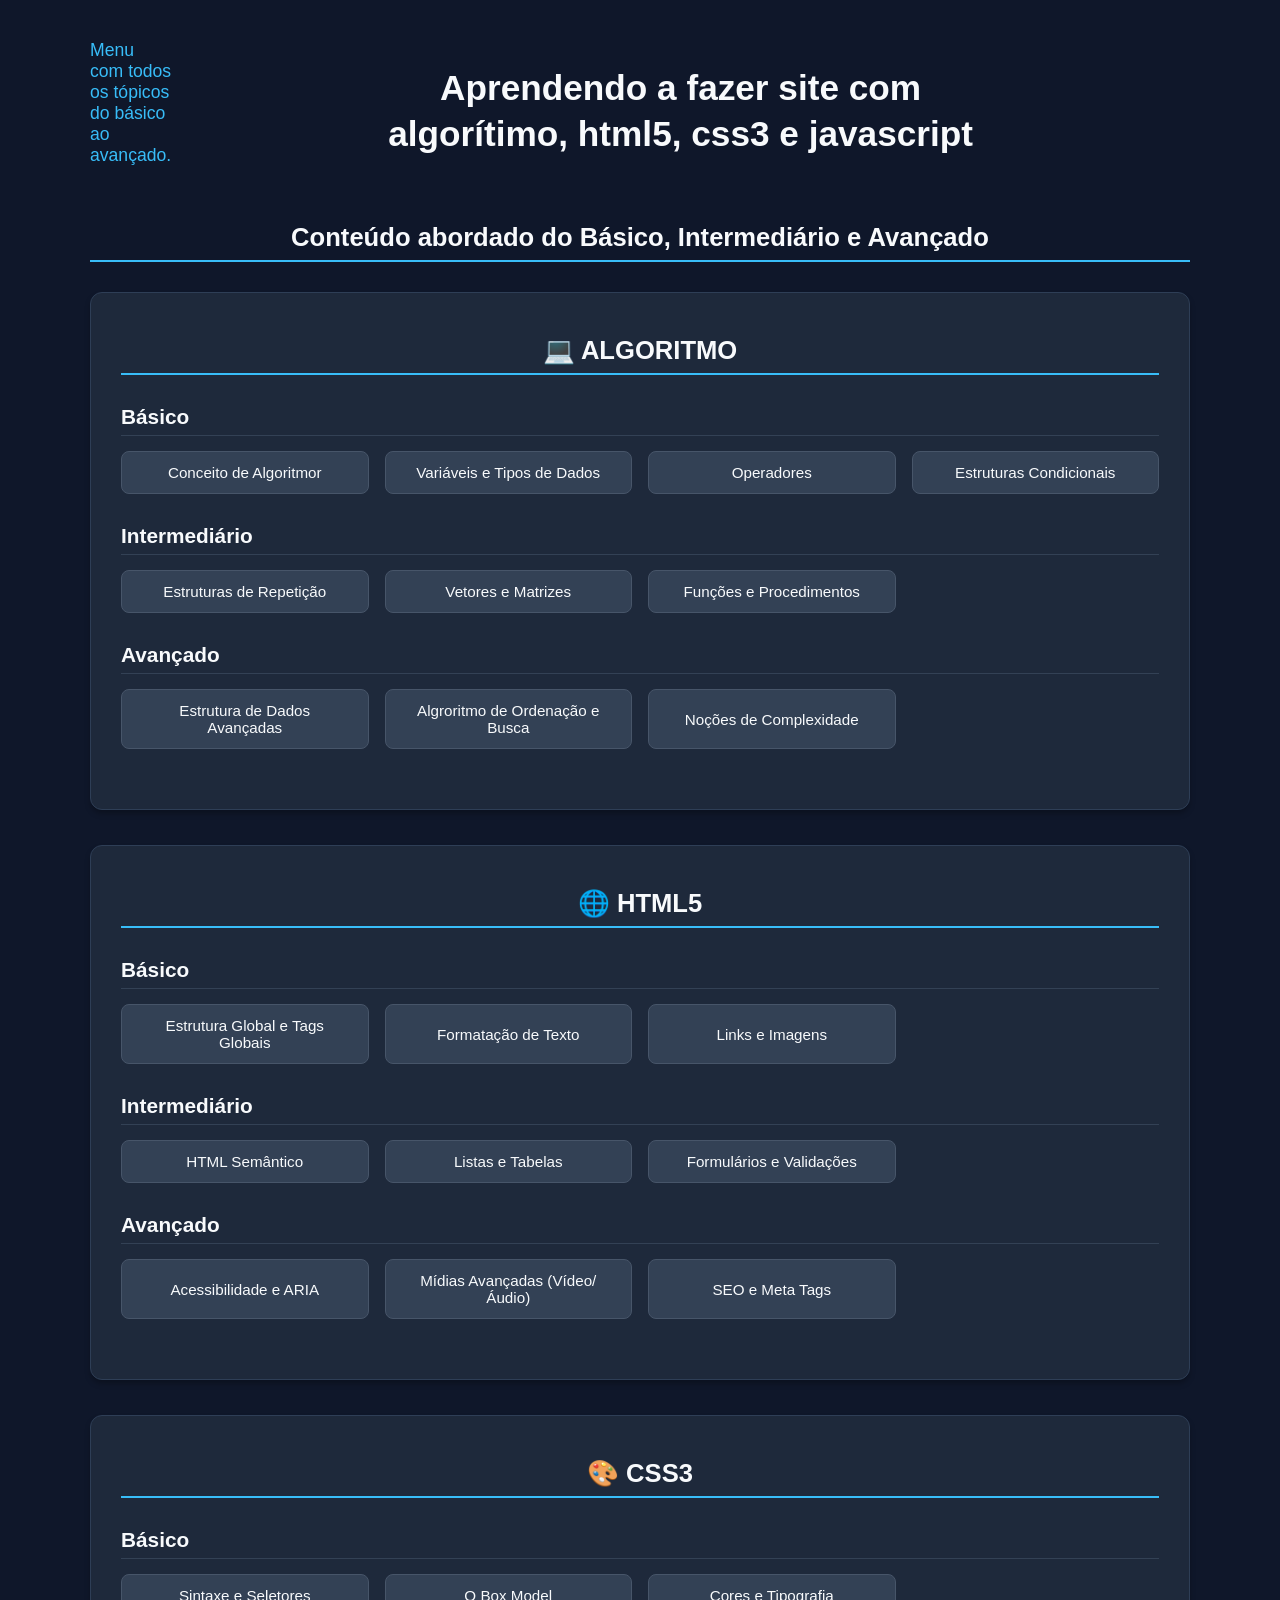
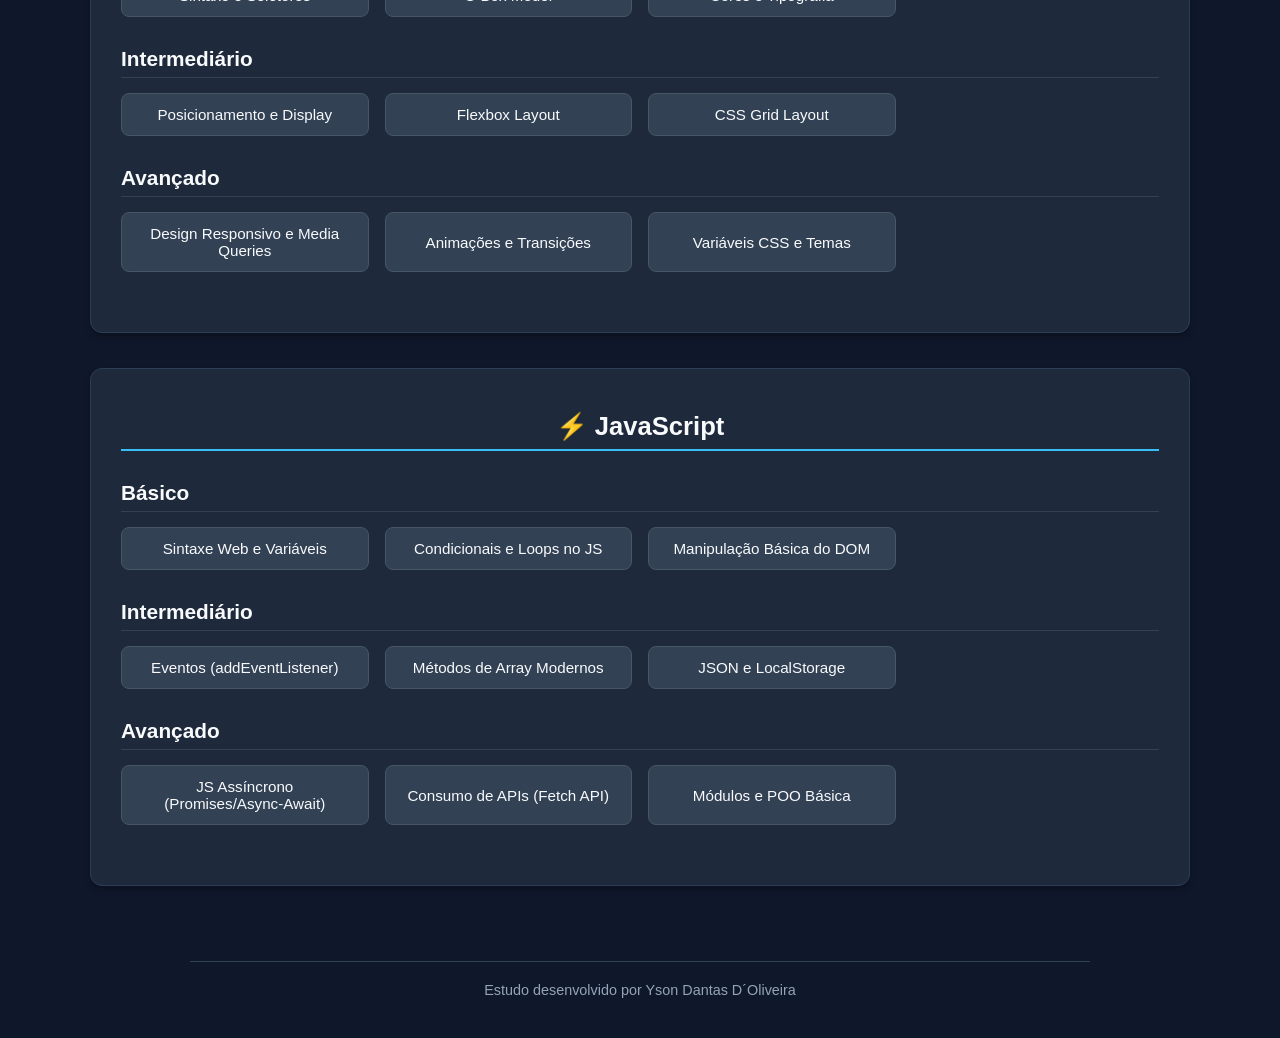
<file: index.html>
<!DOCTYPE html>
<html lang="pt-br">
<head>
    <meta charset="UTF-8">
    <meta name="viewport" content="width=device-width, initial-scale=1.0">
    <title>Menu</title>
    <link rel="stylesheet" href="style.css">
</head>
<!--PARA COLOCAR EMOJI NO CÓDIGO BASTA CLICAR NO BOTÃO DO WINDOWS E NO PONTO EM QUALQUER CAMPO DE TEXTO-->
<body>
    <header>
        
        <h1 class="titulo-principal">Aprendendo a fazer site com algorítimo, html5, css3 e javascript</h1>
        <p>Menu com todos os tópicos do básico ao avançado.</p>
        
    </header>
    <main>
        <article>
            <h2>Conteúdo abordado do Básico, Intermediário e Avançado</h2>
            <!-- ================= SEÇÃO DE ALGORITMO =================-->
            <section>
                <h2>💻 ALGORITMO</h2>    
                <h3>Básico</h3>
                <nav>   
                <a class="btn-menu" href="algoritmo-conceito.html">Conceito de Algoritmor</a>                
                <a class="btn-menu" href="algoritmo-variaveis.html">Variáveis e Tipos de Dados</a>
                <a class="btn-menu" href="algoritmo-operadores.html">Operadores</a>
                <a class="btn-menu" href="algoritmo-condicionais.html">Estruturas Condicionais</a>                    
                </nav>
                <h3>Intermediário</h3>
                <nav>
                <a class="btn-menu" href="algoritmo-repeticao.html">Estruturas de Repetição</a>
                <a class="btn-menu" href="algoritmo-vetor.html">Vetores e Matrizes</a>        
                <a class="btn-menu" href="algoritmo-funcao.html">Funções e Procedimentos</a>
                </nav>                    
                <h3>Avançado</h3>
                <nav> 
                <a class="btn-menu" href="algoritmo-dados-avancado.html">Estrutura de Dados Avançadas</a>
                <a class="btn-menu" href="algoritmo-ordenacao.html">Algroritmo de Ordenação e Busca</a>    
                <a class="btn-menu" href="algoritmo-complexidade.html">Noções de Complexidade</a>    
                </nav>
            </section>
            <!-- ================= SEÇÃO DE HTML5 ================= -->
            <section>
                <h2>🌐 HTML5</h2>
                <h3>Básico</h3>
                <nav>
                    <a class="btn-menu" href="html-estrutura.html">Estrutura Global e Tags Globais</a>
                    <a class="btn-menu" href="html-formatacao.html">Formatação de Texto</a>
                    <a class="btn-menu" href="html-links.html">Links e Imagens</a>
                </nav>
                <h3>Intermediário</h3>
                <nav>                    
                    <a class="btn-menu" href="html-semantica.html">HTML Semântico</a>
                    <a class="btn-menu" href="html-listas.html">Listas e Tabelas</a>
                    <a class="btn-menu" href="html-formularios.html">Formulários e Validações</a>
                </nav>
                <h3>Avançado</h3>
                <nav>
                    <a class="btn-menu" href="html-acessibilidade.html">Acessibilidade e ARIA</a>
                    <a class="btn-menu" href="html-midias.html">Mídias Avançadas (Vídeo/Áudio)</a>
                    <a class="btn-menu" href="html-seo.html">SEO e Meta Tags</a>
                </nav>
            </section>

            <!-- ================= SEÇÃO DE CSS3 ================= -->
            <section>
                <h2>🎨 CSS3</h2>
                <h3>Básico</h3>
                <nav>                    
                    <a class="btn-menu" href="css-sintaxe.html">Sintaxe e Seletores</a>
                    <a class="btn-menu" href="css-boxmodel.html">O Box Model</a>
                    <a class="btn-menu" href="css-tipografia.html">Cores e Tipografia</a>
                </nav>
                <h3>Intermediário</h3>
                <nav>    
                    <a class="btn-menu" href="css-posicionamento.html">Posicionamento e Display</a>
                    <a class="btn-menu" href="css-flexbox.html">Flexbox Layout</a>
                    <a class="btn-menu" href="css-grid.html">CSS Grid Layout</a>
                </nav>
                <h3>Avançado</h3>
                <nav>    
                    <a class="btn-menu" href="css-responsividade.html">Design Responsivo e Media Queries</a>
                    <a class="btn-menu" href="css-animacoes.html">Animações e Transições</a>
                    <a class="btn-menu" href="css-variaveis.html">Variáveis CSS e Temas</a>
                </nav>
            </section>

            <!-- ================= SEÇÃO DE JAVASCRIPT ================= -->
            <section>
                <h2>⚡ JavaScript</h2>
                <h3>Básico</h3>
                <nav>                    
                    <a class="btn-menu" href="js-sintaxe.html">Sintaxe Web e Variáveis</a>
                    <a class="btn-menu" href="js-logica.html">Condicionais e Loops no JS</a>
                    <a class="btn-menu" href="js-dom-basico.html">Manipulação Básica do DOM</a>
                </nav>
                <h3>Intermediário</h3>
                <nav>                    
                    <a class="btn-menu" href="js-eventos.html">Eventos (addEventListener)</a>
                    <a class="btn-menu" href="js-arrays.html">Métodos de Array Modernos</a>
                    <a class="btn-menu" href="js-storage.html">JSON e LocalStorage</a>
                </nav>
                <h3>Avançado</h3>
                <nav>                   
                    <a class="btn-menu" href="js-assincrono.html">JS Assíncrono (Promises/Async-Await)</a>
                    <a class="btn-menu" href="js-fetch.html">Consumo de APIs (Fetch API)</a>
                    <a class="btn-menu" href="js-modulos.html">Módulos e POO Básica</a>
                </nav>
            </section>
        </article>
    </main>
<footer>
    <p>Estudo desenvolvido por Yson Dantas D´Oliveira</p>
</footer>
</body>
</html>
</file>
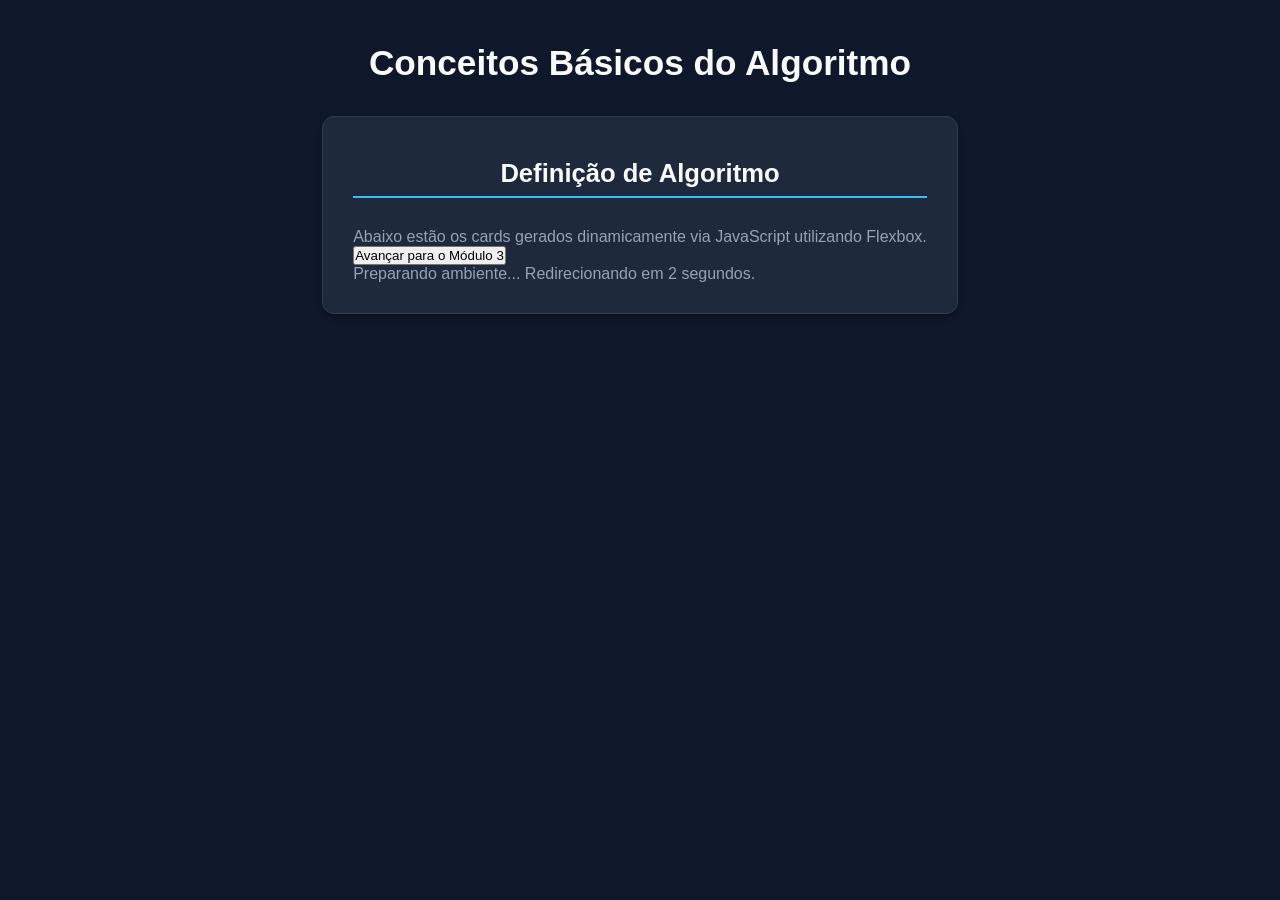
<file: algoritimo-conceito.html>
<!DOCTYPE html>
<html lang="pt-br">
<head>
    <meta charset="UTF-8">
    <meta name="viewport" content="width=device-width, initial-scale=1.0">
    <title>Conceito Algoritimo</title>
    <link rel="stylesheet" href="style.css">    
</head>
<body>
  <header>
    <h1>Conceitos Básicos do Algoritmo</h1>
  </header>
    <section class="algoritmo-definicao">
        <h2>Definição de Algoritmo</h2>
        <p>Abaixo estão os cards gerados dinamicamente via JavaScript utilizando Flexbox.</p>
        
        <div id="lista-cards" class="flex-grid"></div>

        <!-- Seção de navegação adicionada para avançar de nível -->
        <div class="navegacao-container">
            <button id="btn-avancar" class="btn-proximo">Avançar para o Módulo 3</button>
            <p id="texto-aguarde" class="aviso-redirecionamento">Preparando ambiente... Redirecionando em 2 segundos.</p>
        </div>
    </section>    
</body>
</html>
</file>
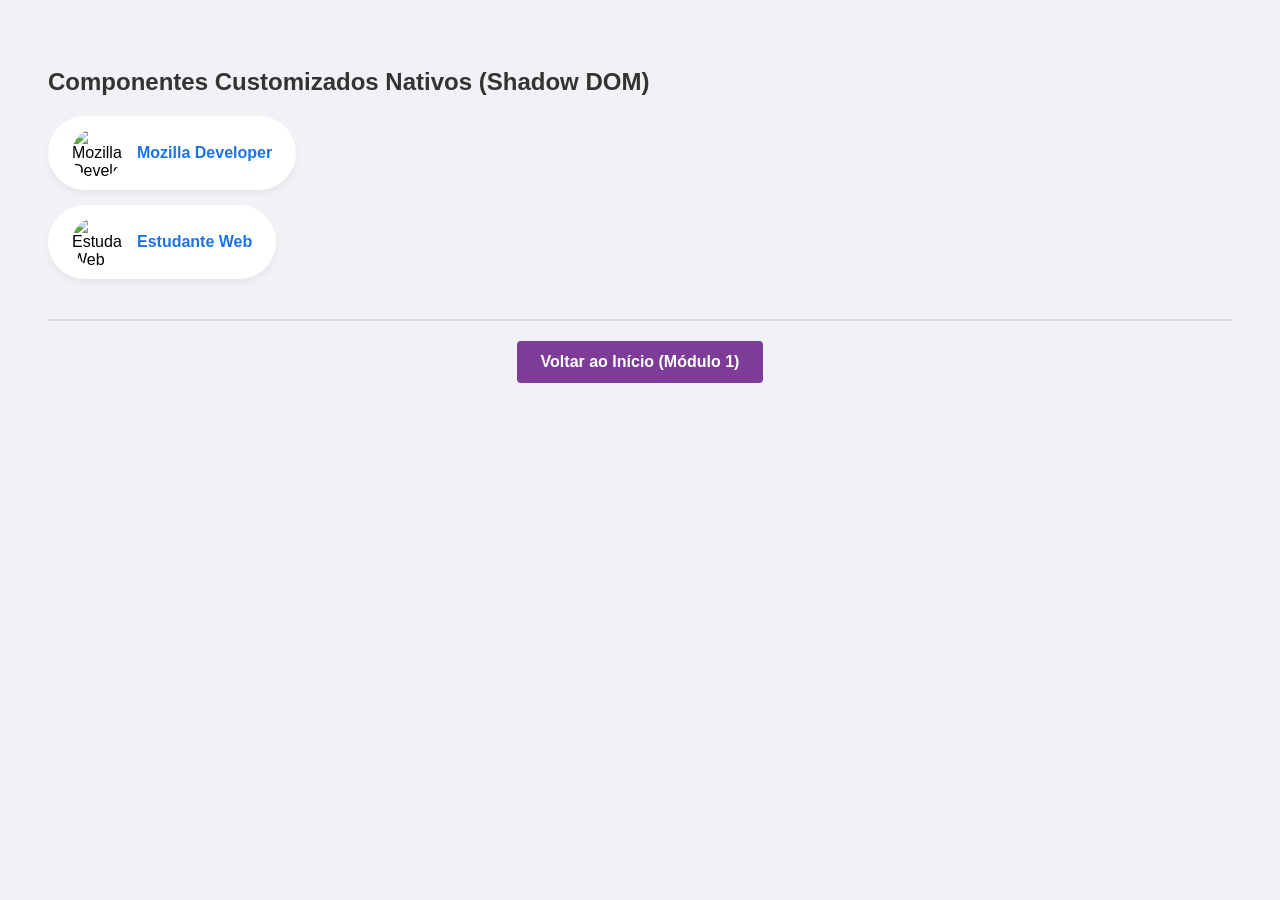
<file: algoritimo-operadores.html>
<!DOCTYPE html>
<html lang="pt-br">
<head>
    <meta charset="UTF-8">
    <meta name="viewport" content="width=device-width, initial-scale=1.0">
    <title>Módulo 4 - Avançado Absoluto</title>
    <style>
        body {
          font-family: sans-serif;
          padding: 40px;
          background: #f0f2f5;
        }
        h2 {
          margin-bottom: 20px;
          color: #333;
        }
        .container {
          display: flex;
          flex-direction: column;
          gap: 15px;
          margin-bottom: 40px;
        }
        /* Área de navegação para reiniciar o ciclo */
        .rodape-navegacao {
          border-top: 2px solid #ddd;
          padding-top: 20px;
          text-align: center;
        }
        .btn-reiniciar {
          padding: 12px 24px;
          background-color: #7d3c98;
          color: white;
          border: none;
          border-radius: 4px;
          font-size: 1rem;
          font-weight: bold;
          cursor: pointer;
          transition: background-color 0.2s;
        }
        .btn-reiniciar:hover {
          background-color: #6c3483;
        }
        .aviso-redirecionamento {
          display: none;
          margin-top: 15px;
          color: #7d3c98;
          font-weight: bold;
        }
    </style>
</head>
<body>
    <h2>Componentes Customizados Nativos (Shadow DOM)</h2>
    
    <div class="container">
        <!-- Tags personalizadas interpretadas diretamente pelo motor do navegador -->
        <perfil-usuario name="Mozilla Developer" img="https://placedog.net"></perfil-usuario>
        <perfil-usuario name="Estudante Web" img="https://placedog.net"></perfil-usuario>
    </div>

    <!-- Rodapé integrado para voltar ao início -->
    <footer class="rodape-navegacao">
        <button id="btn-voltar" class="btn-reiniciar">Voltar ao Início (Módulo 1)</button>
        <p id="texto-aguarde" class="aviso-redirecionamento">Reiniciando o caderno... Redirecionando em 2 segundos.</p>
    </footer>

    <script>
        // Classe que herda as propriedades de um elemento HTML comum
        class PerfilUsuario extends HTMLElement {
          constructor() {
            super();
            // Cria uma raiz shadow isolada. O estilo lá dentro não vaza para fora e vice-versa.
            this.attachShadow({ mode: 'open' });
          }

          // Ciclo de vida executado quando o elemento entra na página
          connectedCallback() {
            const name = this.getAttribute('name') || 'Usuário';
            const img = this.getAttribute('img') || 'https://placeholder.com';

            // HTML e CSS encapsulados nativamente
            this.shadowRoot.innerHTML = `
              <style>
                .wrapper {
                  display: inline-flex;
                  align-items: center;
                  gap: 15px;
                  padding: 12px 24px;
                  background: white;
                  border-radius: 50px;
                  box-shadow: 0 4px 6px rgba(0,0,0,0.05);
                  animation: surgir 0.6s cubic-bezier(0.16, 1, 0.3, 1);
                }
                img { 
                  border-radius: 50%; 
                  object-fit: cover;
                }
                span {
                  font-weight: bold;
                  color: #1a73e8;
                }
                @keyframes surgir {
                  from { opacity: 0; transform: translateY(15px); }
                  to { opacity: 1; transform: translateY(0); }
                }
              </style>
              <div class="wrapper">
                <img src="${img}" alt="${name}" width="50" height="50">
                <span>${name}</span>
              </div>
            `;
          }
        }

        // Registra formalmente a tag na janela do browser
        customElements.define('perfil-usuario', PerfilUsuario);

        // Lógica de Redirecionamento para o Módulo 1
        const botaoVoltar = document.querySelector('#btn-voltar');
        const avisoTexto = document.querySelector('#texto-aguarde');

        botaoVoltar.addEventListener('click', () => {
            // Exibe a mensagem de feedback visual na tela
            avisoTexto.style.display = 'block';
            
            // Protege o fluxo desabilitando novas interações no botão
            botaoVoltar.disabled = true;
            botaoVoltar.style.backgroundColor = '#ccc';
            botaoVoltar.style.cursor = 'not-allowed';

            // Aguarda 2000ms e redireciona de volta para o primeiro arquivo
            setTimeout(() => {
                window.location.href = 'index.html';
            }, 2000);
        });
    </script>
</body>
</html>
</file>
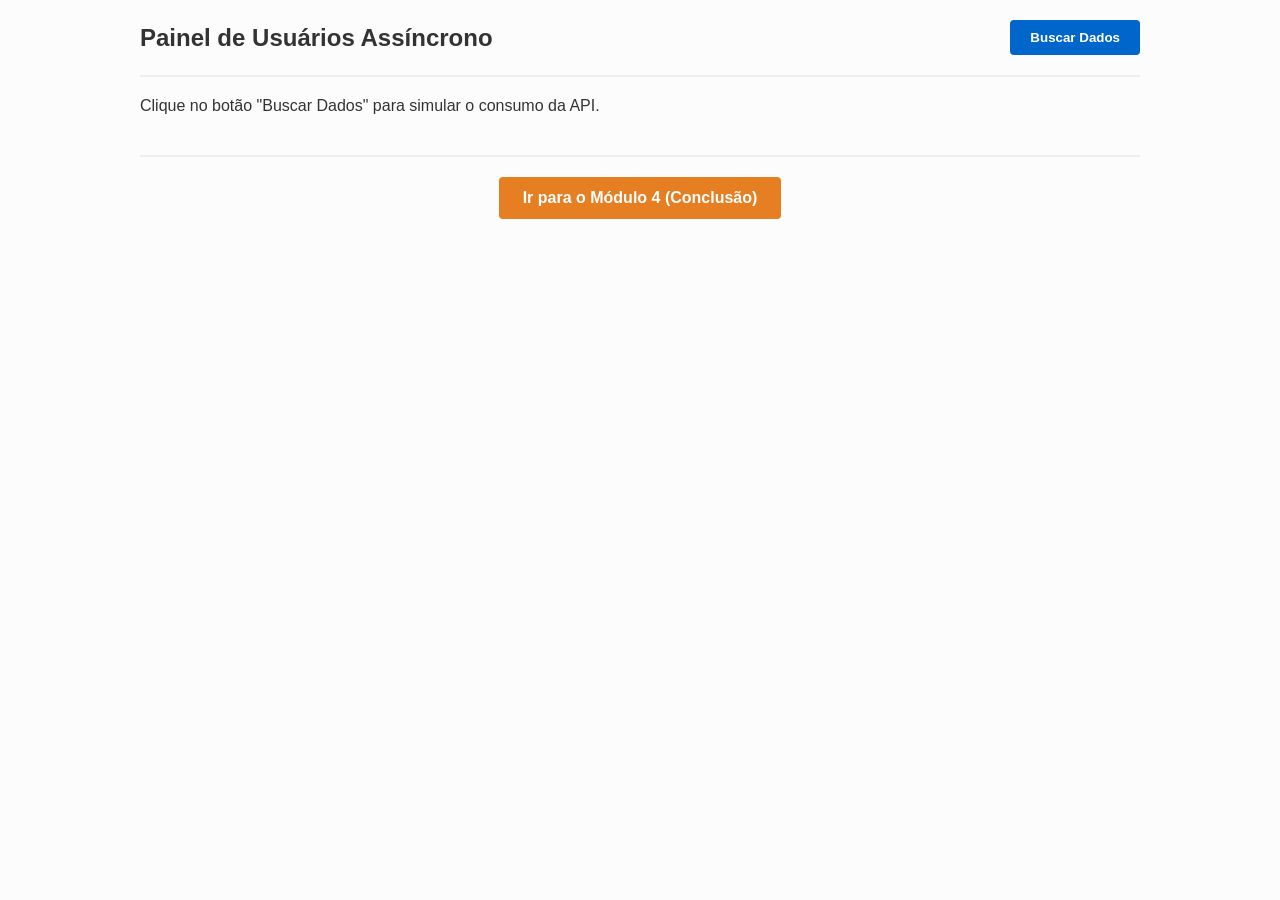
<file: algoritimo-variaveis.html>
<!DOCTYPE html>
<html lang="pt-br">
<head>
    <meta charset="UTF-8">
    <meta name="viewport" content="width=device-width, initial-scale=1.0">
    <title>Módulo 3 - Avançado</title>
    <style>
        /* Variáveis CSS (Custom Properties) para consistência de design */
        :root {
          --cor-primaria: #0066cc;
          --cor-sucesso: #e67e22;
          --cor-texto: #333;
          --cor-grade: repeat(auto-fit, minmax(250px, 1fr));
        }

        * {
          box-sizing: border-box;
          margin: 0;
          padding: 0;
        }

        body {
          font-family: sans-serif;
          color: var(--cor-texto);
          padding: 20px;
          background-color: #fcfcfc;
        }

        .app-layout {
          max-width: 1000px;
          margin: 0 auto;
        }

        .app-header {
          display: flex;
          justify-content: space-between;
          align-items: center;
          padding-bottom: 20px;
          border-bottom: 2px solid #eee;
          margin-bottom: 20px;
        }

        .btn-acao {
          padding: 10px 20px;
          background-color: var(--cor-primaria);
          color: white;
          border: none;
          border-radius: 4px;
          cursor: pointer;
          font-weight: bold;
        }

        /* Layout bidimensional complexo com CSS Grid */
        .grid-responsivo {
          display: grid;
          grid-template-columns: var(--cor-grade);
          gap: 2rem;
          margin-bottom: 40px;
        }

        .card-usuario {
          border-left: 5px solid var(--cor-primaria);
          background-color: #f8f9fa;
          padding: 1.5rem;
          border-radius: 0 8px 8px 0;
          box-shadow: 0 2px 5px rgba(0,0,0,0.05);
        }

        /* Rodapé de navegação para a próxima aula */
        .rodape-navegacao {
          border-top: 2px solid #eee;
          padding-top: 20px;
          display: flex;
          flex-direction: column;
          align-items: center;
          gap: 10px;
        }

        .btn-proximo {
          padding: 12px 24px;
          background-color: var(--cor-sucesso);
          color: white;
          border: none;
          border-radius: 4px;
          font-size: 1rem;
          font-weight: bold;
          cursor: pointer;
          transition: background-color 0.2s;
        }

        .btn-proximo:hover {
          background-color: #d35400;
        }

        .aviso-redirecionamento {
          display: none;
          color: var(--cor-sucesso);
          font-weight: bold;
        }
    </style>
</head>
<body>
    <div class="app-layout">
      <header class="app-header">
        <h2>Painel de Usuários Assíncrono</h2>
        <button id="btn-atualizar" class="btn-acao">Buscar Dados</button>
      </header>

      <main id="app-conteudo" class="grid-responsivo">
          <p>Clique no botão "Buscar Dados" para simular o consumo da API.</p>
      </main>

      <!-- Rodapé integrado para levar ao módulo definitivo -->
      <footer class="rodape-navegacao">
          <button id="btn-avancar" class="btn-proximo">Ir para o Módulo 4 (Conclusão)</button>
          <p id="texto-aguarde" class="aviso-redirecionamento">Carregando Web Components... Redirecionando em 2 segundos.</p>
      </footer>
    </div>

    <script>
        // API pública real para testes de requisição
        const URL_API = 'https://typicode.com';
        const grid = document.querySelector('#app-conteudo');
        const btnAtualizar = document.querySelector('#btn-atualizar');

        // Fluxo assíncrono baseado na especificação Fetch da MDN
        async function buscarUsuarios() {
          try {
            grid.innerHTML = '<p>Carregando dados da API...</p>';
            const resposta = await fetch(URL_API);
            
            // Verificação obrigatória de segurança HTTP recomendada pela Mozilla
            if (!resposta.ok) throw new Error('Falha na requisição HTTP');
            
            const usuarios = await resposta.json();
            renderizarUsuarios(usuarios);
          } catch (erro) {
            grid.innerHTML = `<p style="color: red;">Erro: ${erro.message}</p>`;
          }
        }

        function renderizarUsuarios(lista) {
          grid.innerHTML = ''; // Limpa o estado de carregamento
          
          // Captura apenas os 4 primeiros usando Destructuring direto no parâmetro do loop
          lista.slice(0, 4).forEach(({ name, email }) => { 
            const card = document.createElement('div');
            card.className = 'card-usuario';
            card.innerHTML = `<h4>${name}</h4><p>${email}</p>`;
            grid.appendChild(card);
          });
        }

        btnAtualizar.addEventListener('click', buscarUsuarios);

        // Lógica de Redirecionamento para o Módulo 4
        const botaoAvancar = document.querySelector('#btn-avancar');
        const avisoTexto = document.querySelector('#texto-aguarde');

        botaoAvancar.addEventListener('click', () => {
            // Torna visível a mensagem de transição alterando a propriedade do CSS
            avisoTexto.style.display = 'block';
            
            // Desativa interações no botão para proteger o fluxo da aplicação
            botaoAvancar.disabled = true;
            botaoAvancar.style.backgroundColor = '#ccc';
            botaoAvancar.style.cursor = 'not-allowed';

            // Aguarda 2000ms antes de despachar a janela para a nova URL local
            setTimeout(() => {
                window.location.href = 'modulo4.html';
            }, 2000);
        });
    </script>
</body>
</html>
</file>
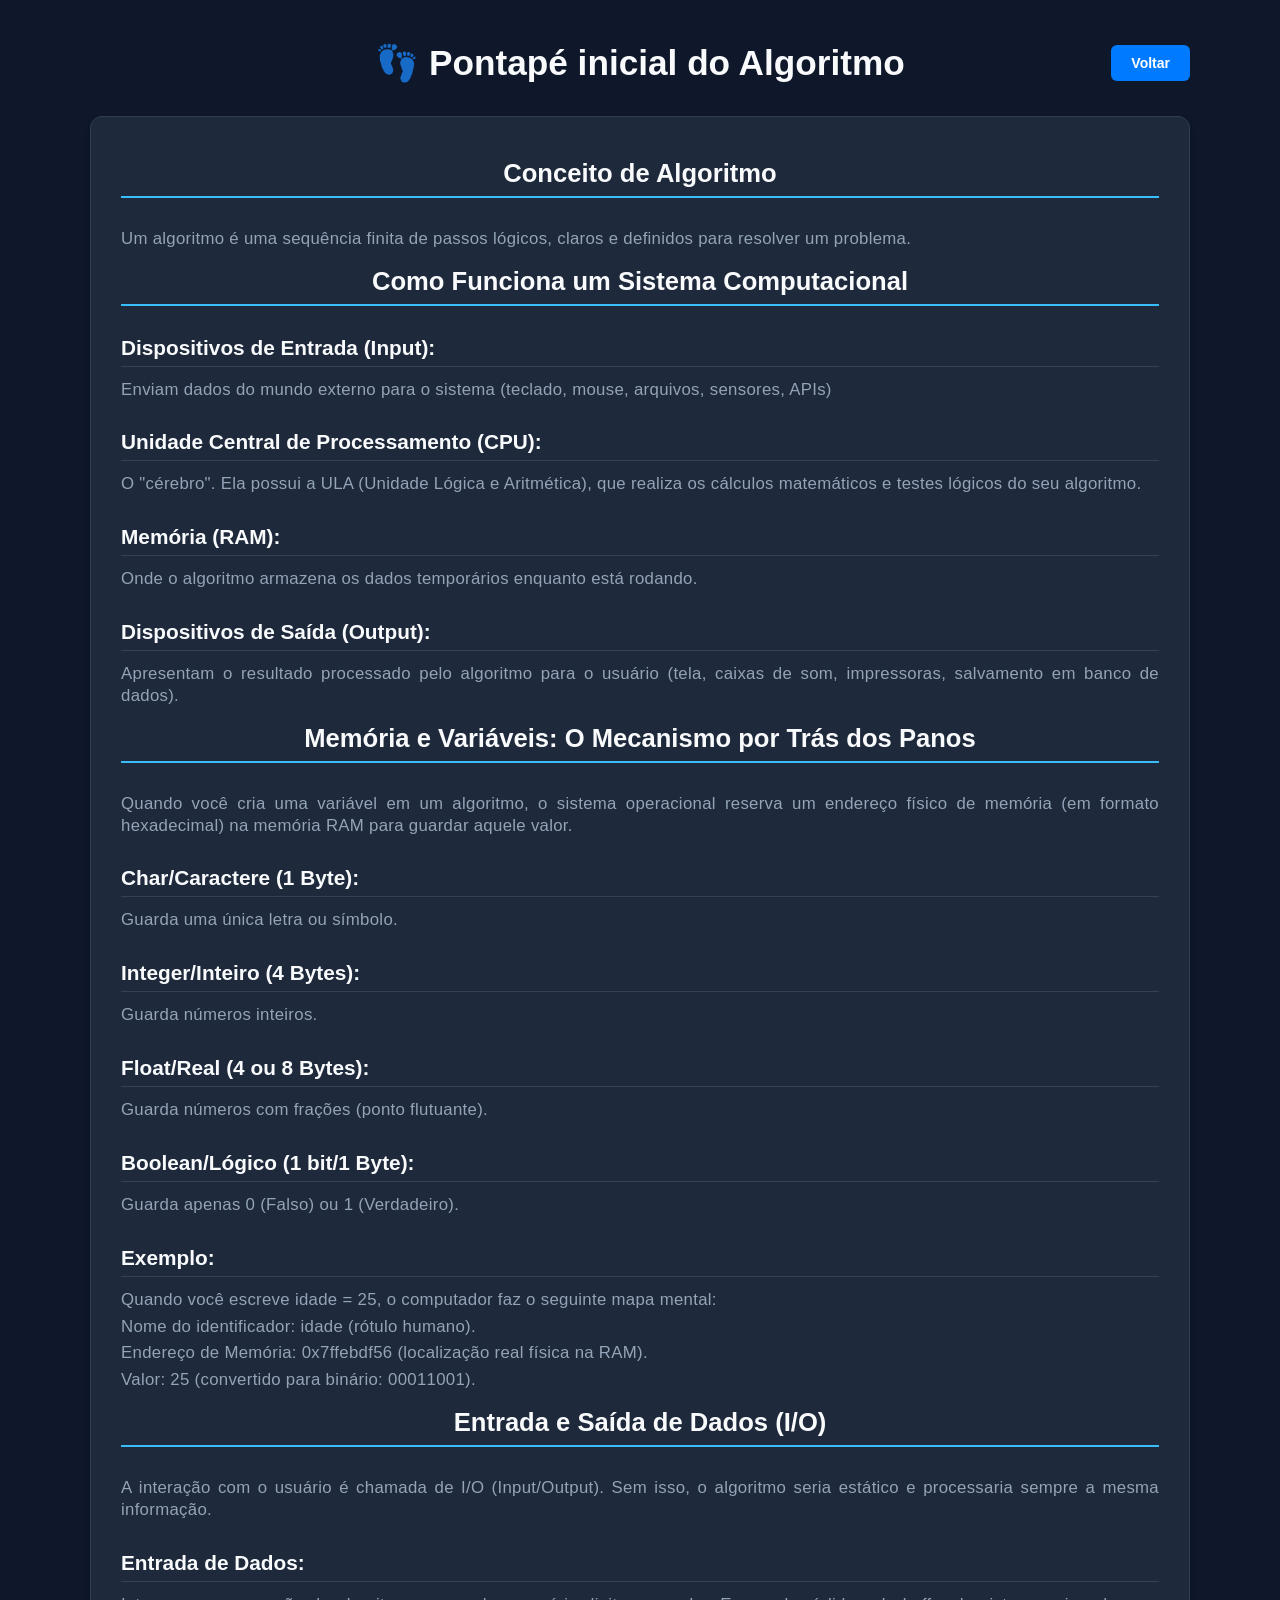
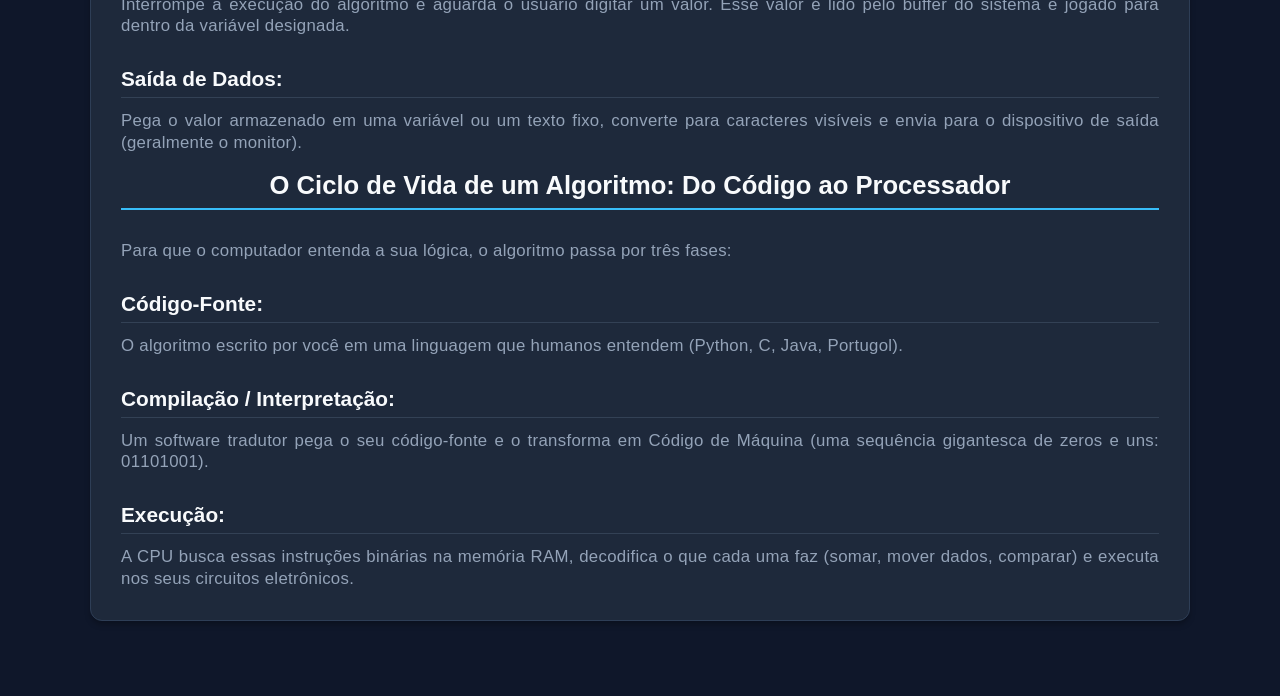
<file: algoritmo-conceito.html>
<!DOCTYPE html>
<html lang="pt-br">
<head>
    <meta charset="UTF-8">
    <meta name="viewport" content="width=device-width, initial-scale=1.0">
    <title>Conceito Algoritimo</title>
    <link rel="stylesheet" href="style.css">    
</head>
<body>
  <header>
    <a href="index.html" class="btn-voltar">Voltar</a>
    <h1>👣 Pontapé inicial do Algoritmo</h1>
  </header>
    <main>
    <section>
        <h2>Conceito de Algoritmo</h2>
        <p>Um algoritmo é uma sequência finita de passos lógicos, 
            claros e definidos para resolver um problema.</p>
        <h2>Como Funciona um Sistema Computacional</h2>
            <h3>Dispositivos de Entrada (Input):</h3>
            <p>Enviam dados do mundo externo para o sistema (teclado, mouse, arquivos, sensores, APIs)</p>
            <h3>Unidade Central de Processamento (CPU):</h3> 
            <p>O "cérebro". Ela possui a ULA (Unidade Lógica e Aritmética), 
                que realiza os cálculos matemáticos e testes lógicos do seu algoritmo.</p>
            <h3>Memória (RAM):</h3>
            <p> Onde o algoritmo armazena os dados temporários enquanto está rodando.</p>
            <h3>Dispositivos de Saída (Output):</h3>
            <p> Apresentam o resultado processado pelo algoritmo para o usuário 
            (tela, caixas de som, impressoras, salvamento em banco de dados).</p>
        <h2>Memória e Variáveis: O Mecanismo por Trás dos Panos</h2>
        <p>Quando você cria uma variável em um algoritmo, o sistema operacional 
            reserva um endereço físico de memória (em formato hexadecimal) na memória RAM para guardar aquele valor.</p>
            <h3>Char/Caractere (1 Byte):</h3>
            <p>Guarda uma única letra ou símbolo.</p>
            <h3>Integer/Inteiro (4 Bytes):</h3>
            <p>Guarda números inteiros.</p>
            <h3>Float/Real (4 ou 8 Bytes): </h3>
            <p>Guarda números com frações (ponto flutuante).</p>
            <h3>Boolean/Lógico (1 bit/1 Byte):</h3>
            <p>Guarda apenas 0 (Falso) ou 1 (Verdadeiro).</p>
            <h3>Exemplo:</h3>
            <p>Quando você escreve idade = 25, o computador faz o seguinte mapa mental:</p>
            <p>Nome do identificador: idade (rótulo humano).</p>
            <p>Endereço de Memória: 0x7ffebdf56 (localização real física na RAM).</p>
            <p>Valor: 25 (convertido para binário: 00011001).</p>
        <h2>Entrada e Saída de Dados (I/O)</h2>
        <p>A interação com o usuário é chamada de I/O (Input/Output). Sem isso, 
            o algoritmo seria estático e processaria sempre a mesma informação.</p>
        <h3>Entrada de Dados: </h3>
        <p>Interrompe a execução do algoritmo e aguarda o usuário digitar um valor. 
            Esse valor é lido pelo buffer do sistema e jogado para dentro da variável designada.</p>
        <h3>Saída de Dados:</h3>
        <p>Pega o valor armazenado em uma variável ou um texto fixo, 
            converte para caracteres visíveis e envia para o dispositivo de saída (geralmente o monitor).</p>
        <h2>O Ciclo de Vida de um Algoritmo: Do Código ao Processador</h2>
        <p>Para que o computador entenda a sua lógica, o algoritmo passa por três fases:</p>
        <h3>Código-Fonte: </h3>
        <p>O algoritmo escrito por você em uma linguagem que humanos entendem (Python, C, Java, Portugol).</p>
        <h3>Compilação / Interpretação:</h3>
        <p>Um software tradutor pega o seu código-fonte e o 
            transforma em Código de Máquina (uma sequência gigantesca de zeros e uns: 01101001).</p>
        <h3>Execução:</h3>
        <p>A CPU busca essas instruções binárias na memória RAM, decodifica o que cada uma faz 
            (somar, mover dados, comparar) e executa nos seus circuitos eletrônicos.</p>
    </section>
    </main>    
</body>
</html>
</file>
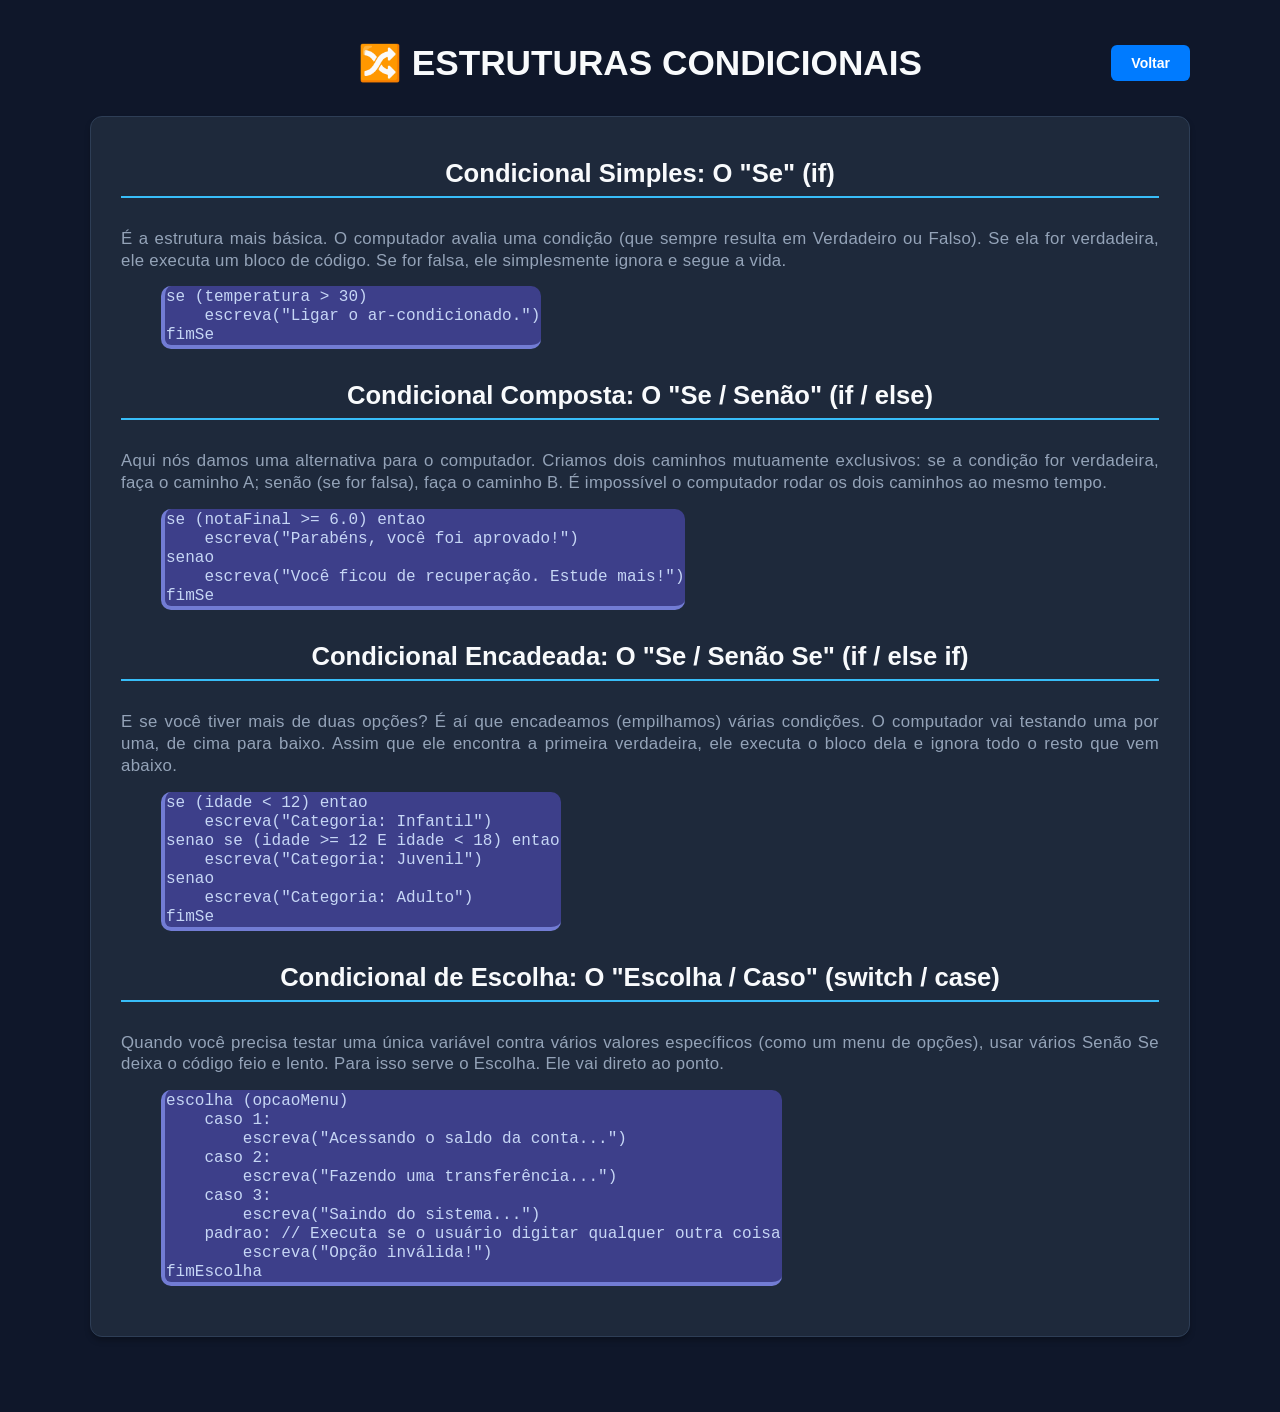
<file: algoritmo-condicionais.html>
<!DOCTYPE html>
<html lang="pt-br">
<head>
  <meta charset="UTF-8">
  <meta name="viewport" content="width=device-width, initial-scale=1.0">
  <title>Operadores</title>
  <link rel="stylesheet" href="style.css">
</head>
<body>
  <header>
    <a href="index.html" class="btn-voltar">Voltar</a>  
    <h1>🔀 ESTRUTURAS CONDICIONAIS</h1>        
  </header>
  <main>
  <section>
    <h2>Condicional Simples: O "Se" (if)</h2>
    <p>
      É a estrutura mais básica. O computador avalia uma condição (que sempre resulta em Verdadeiro ou Falso). 
      Se ela for verdadeira, ele executa um bloco de código. 
      Se for falsa, ele simplesmente ignora e segue a vida.
    </p>
        <pre class="diagrama"><code>se (temperatura > 30)
    escreva("Ligar o ar-condicionado.")
fimSe</code></pre> 
            <!-- <pre> (que vem de preformatted text, ou texto pré-formatado). 
            Ela instrui o navegador a respeitar exatamente a forma como você digitou o texto no seu editor de código. 
            <code> (que avisa aos navegadores e leitores de tela que aquilo é um código).-->
     
    <h2>Condicional Composta: O "Se / Senão" (if / else)</h2>
    <p>
      Aqui nós damos uma alternativa para o computador. 
      Criamos dois caminhos mutuamente exclusivos: 
      se a condição for verdadeira, faça o caminho A; senão (se for falsa), faça o caminho B. 
      É impossível o computador rodar os dois caminhos ao mesmo tempo.
    </p>
        <pre class="diagrama"><code>se (notaFinal >= 6.0) entao
    escreva("Parabéns, você foi aprovado!")
senao
    escreva("Você ficou de recuperação. Estude mais!")
fimSe</code></pre>
    
    <h2>Condicional Encadeada: O "Se / Senão Se" (if / else if)</h2>
    <p>
      E se você tiver mais de duas opções? É aí que encadeamos (empilhamos) várias condições. 
      O computador vai testando uma por uma, de cima para baixo. 
      Assim que ele encontra a primeira verdadeira, ele executa o bloco dela e ignora todo o resto que vem abaixo.
    </p>
        <pre class="diagrama"><code>se (idade < 12) entao
    escreva("Categoria: Infantil")
senao se (idade >= 12 E idade < 18) entao
    escreva("Categoria: Juvenil")
senao
    escreva("Categoria: Adulto")
fimSe</code></pre>     

    <h2> Condicional de Escolha: O "Escolha / Caso" (switch / case)</h2>
    <p>
      Quando você precisa testar uma única variável contra vários valores específicos (como um menu de opções), 
      usar vários Senão Se deixa o código feio e lento. 
      Para isso serve o Escolha. Ele vai direto ao ponto.
    </p>
        <pre class="diagrama"><code>escolha (opcaoMenu)
    caso 1:
        escreva("Acessando o saldo da conta...")
    caso 2:
        escreva("Fazendo uma transferência...")
    caso 3:
        escreva("Saindo do sistema...")
    padrao: // Executa se o usuário digitar qualquer outra coisa
        escreva("Opção inválida!")
fimEscolha</code></pre>
    </section>
    </main>
</body>
</html>
</file>
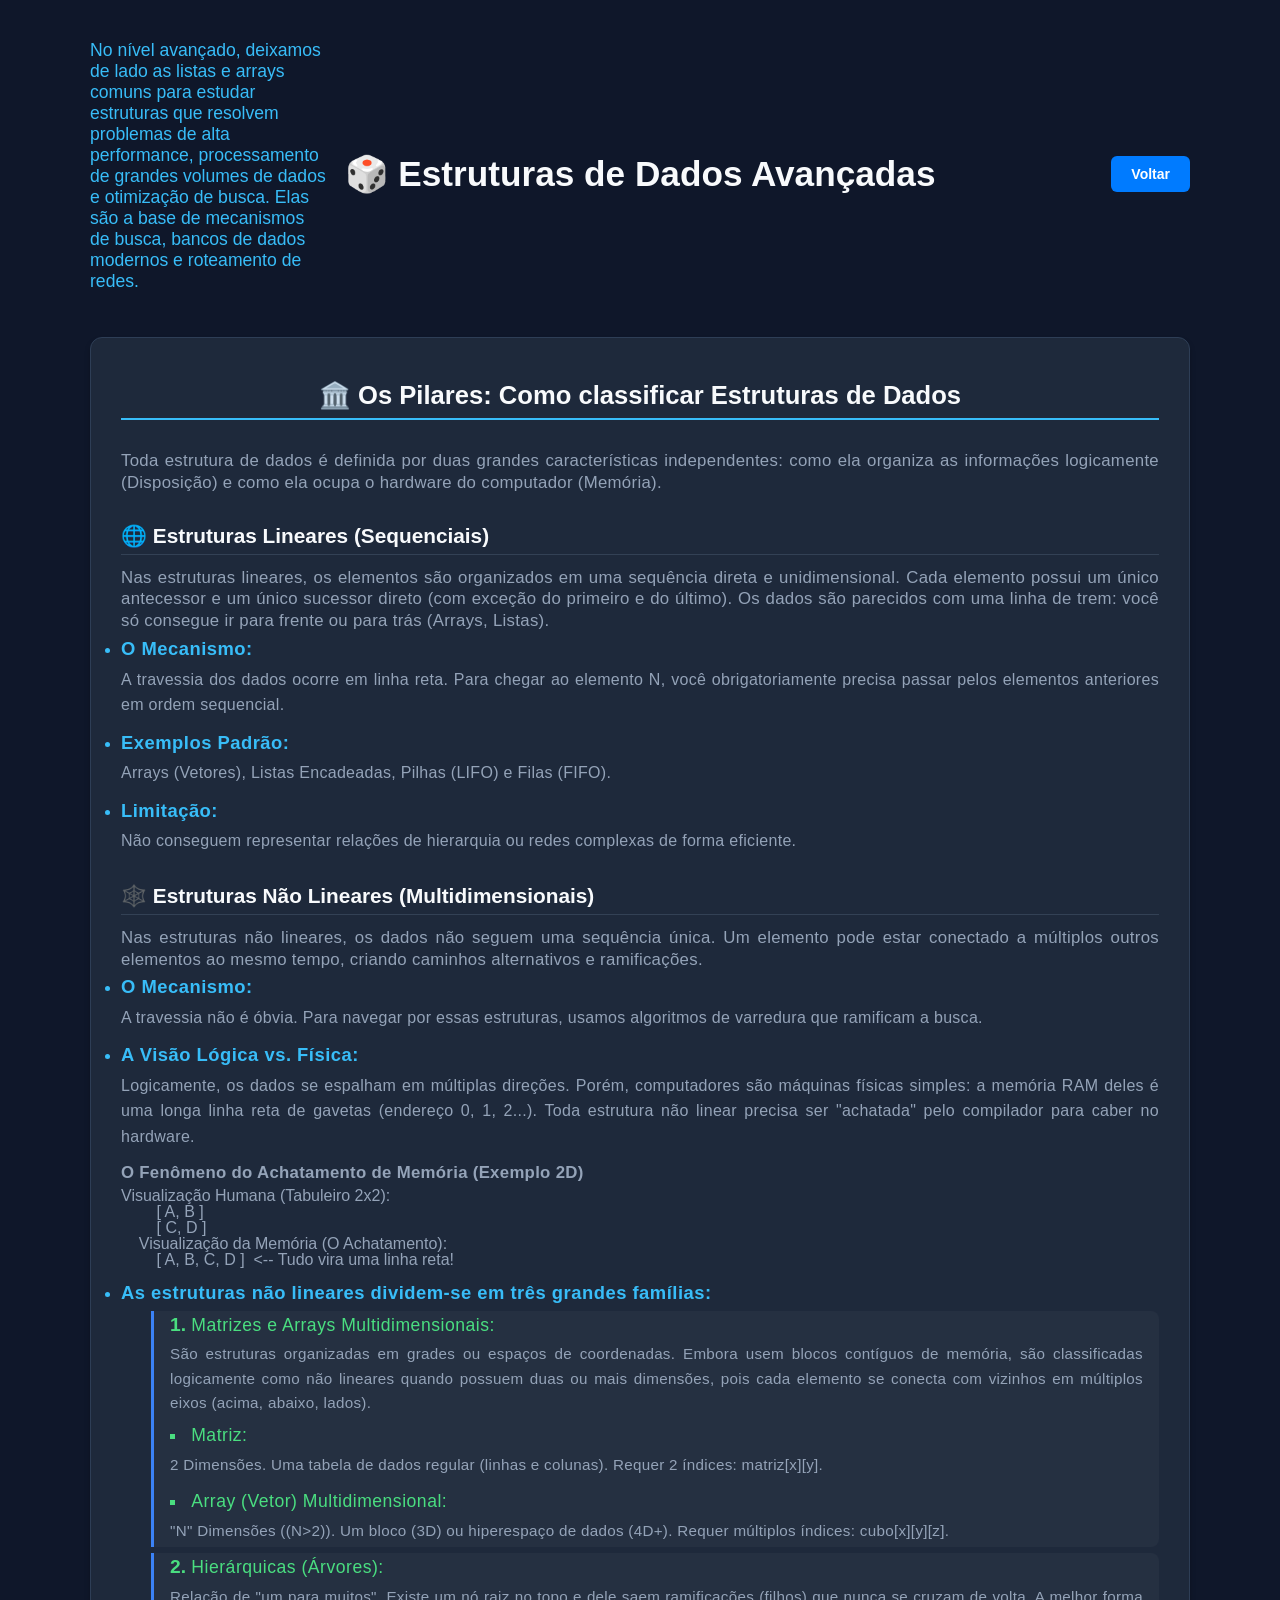
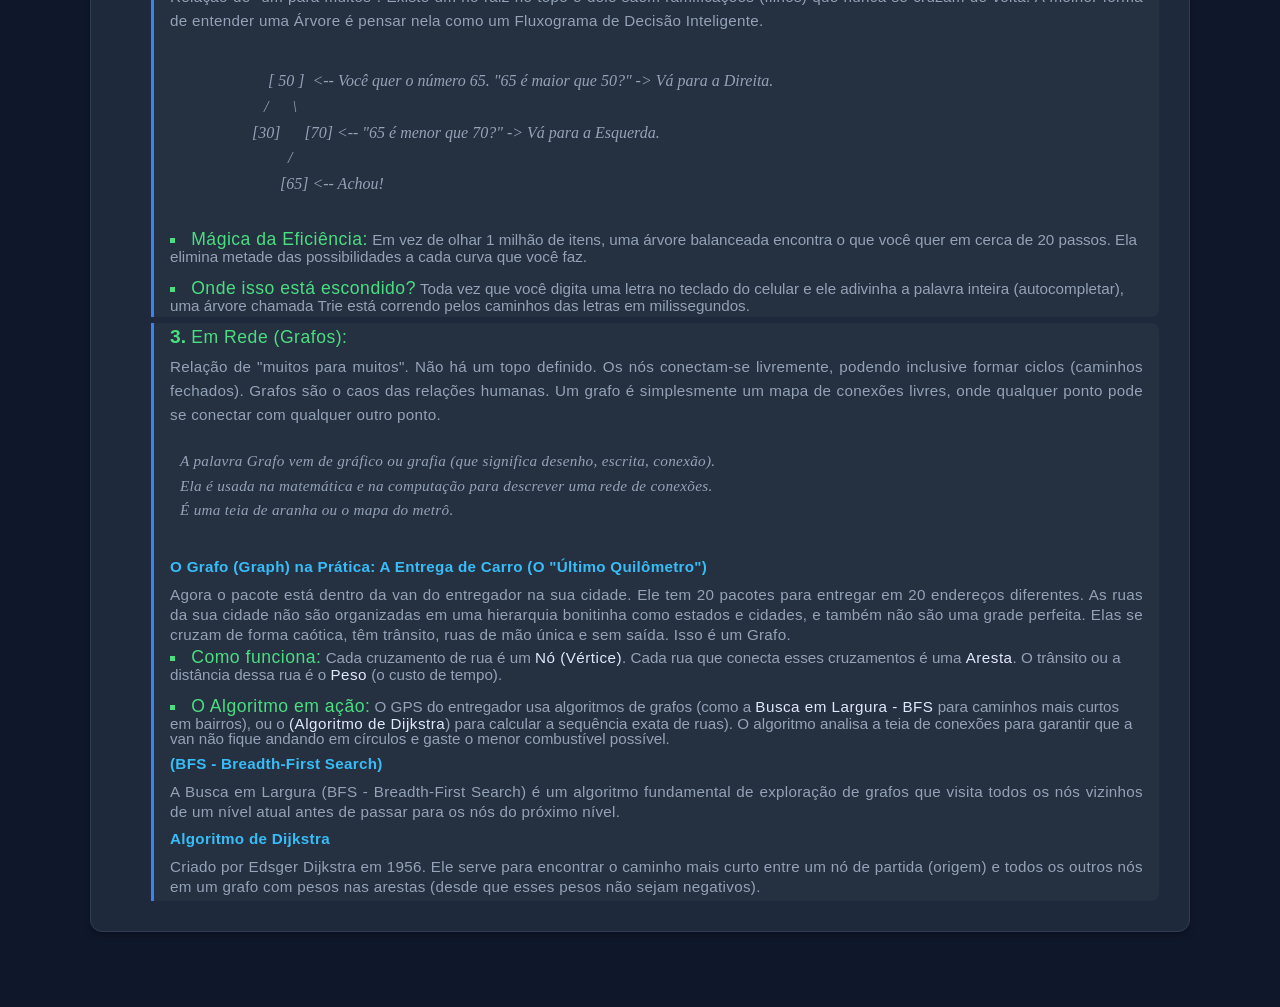
<file: algoritmo-dados-avancado.html>
<!DOCTYPE html>
<html lang="pt-br">
<head>
    <meta charset="UTF-8">
    <meta name="viewport" content="width=device-width, initial-scale=1.0">
    <title>Dados</title>
    <link rel="stylesheet" href="style.css">    
</head>
<body>
  <header>
    <a href="index.html" class="btn-voltar">Voltar</a>
    <h1>🎲 Estruturas de Dados Avançadas</h1>
    <p>No nível avançado, deixamos de lado as listas e arrays comuns para estudar estruturas que resolvem problemas de alta performance,
       processamento de grandes volumes de dados e otimização de busca. 
       Elas são a base de mecanismos de busca, bancos de dados modernos e roteamento de redes.</p>
  </header>
    <main>
    <section>
        <h2>🏛️ Os Pilares: Como classificar Estruturas de Dados</h2>
        <p>Toda estrutura de dados é definida por duas grandes características independentes: 
            como ela organiza as informações logicamente (Disposição) e como ela ocupa o hardware do computador (Memória). 
        </p>
        <h3>🌐 Estruturas Lineares (Sequenciais)</h3>
        <p>
           Nas estruturas lineares, os elementos são organizados em uma sequência direta e unidimensional.
            Cada elemento possui um único antecessor e um único sucessor direto (com exceção do primeiro e do último).
            Os dados são parecidos com uma linha de trem: você só consegue ir para frente ou para trás (Arrays, Listas). 
        </p>
        <ul>
            <li>
                <strong class="destaque">O Mecanismo:</strong>
                <p class="texto_explicativo">
                    A travessia dos dados ocorre em linha reta. Para chegar ao elemento N, 
                você obrigatoriamente precisa passar pelos elementos anteriores em ordem sequencial.
                </p>
            </li>
            <li>
                <strong class="destaque">Exemplos Padrão:</strong>
                <p class="texto_explicativo">
                    Arrays (Vetores), Listas Encadeadas, Pilhas (LIFO) e Filas (FIFO).
                </p>
            </li>
            <li>
                <strong class="destaque">Limitação:</strong>
                <p class="texto_explicativo">
                    Não conseguem representar relações de hierarquia ou redes complexas de forma eficiente.
                </p>
            </li>
        </ul>
    <h3>🕸️ Estruturas Não Lineares (Multidimensionais)</h3>
    <p>
        Nas estruturas não lineares, os dados não seguem uma sequência única. 
        Um elemento pode estar conectado a múltiplos outros elementos ao mesmo tempo, 
        criando caminhos alternativos e ramificações.
    </p>
       <ul>
            <li>
                <strong class="destaque">O Mecanismo:</strong>
            <p class="texto_explicativo">
                    A travessia não é óbvia. Para navegar por essas estruturas, usamos algoritmos de varredura que ramificam a busca.
            </p>
            </li>
            <li>
            <strong class="destaque">A Visão Lógica vs. Física:</strong>
            <p class="texto_explicativo">
                    Logicamente, os dados se espalham em múltiplas direções. Porém, computadores são máquinas físicas simples: 
                    a memória RAM deles é uma longa linha reta de gavetas (endereço 0, 1, 2...). 
                    Toda estrutura não linear precisa ser "achatada" pelo compilador para caber no hardware.
            </p>
            <p><strong>O Fenômeno do Achatamento de Memória (Exemplo 2D)</strong></p>
            <pre>Visualização Humana (Tabuleiro 2x2):
        [ A, B ]
        [ C, D ]
    Visualização da Memória (O Achatamento):
        [ A, B, C, D ]  <-- Tudo vira uma linha reta!</pre>
            </li>
            <li>
                <strong class="destaque">As estruturas não lineares dividem-se em três grandes famílias:</strong>
                <ol class="sublista">
                    <li>
                    <strong>Matrizes e Arrays Multidimensionais:</strong>
                        <p class="texto_explicativo">
                            São estruturas organizadas em grades ou espaços de coordenadas. 
                            Embora usem blocos contíguos de memória, são classificadas logicamente como não lineares 
                            quando possuem duas ou mais dimensões, pois cada elemento se conecta com vizinhos em múltiplos eixos 
                            (acima, abaixo, lados).
                        </p>
                        <ul>
                            <li>
                                <strong>Matriz:</strong>
                                <p class="texto_explicativo">
                                    2 Dimensões. Uma tabela de dados regular (linhas e colunas). Requer 2 índices: matriz[x][y].
                                </p>
                            </li>
                            <li>
                                <strong>Array (Vetor) Multidimensional:</strong>
                                <p class="texto_explicativo">
                                    "N" Dimensões ((N>2)). 
                                    Um bloco (3D) ou hiperespaço de dados (4D+). 
                                    Requer múltiplos índices: cubo[x][y][z].
                                </p>
                            </li>
                        </ul>
                    </li>
                    <li>
                    <strong>Hierárquicas (Árvores):</strong>
                        <p class="texto_explicativo">
                            Relação de "um para muitos". Existe um nó raiz no topo e dele saem ramificações (filhos) que nunca se cruzam de volta. 
                            A melhor forma de entender uma Árvore é pensar nela como um Fluxograma de Decisão Inteligente.
                        </p>
        <pre class="texto_cinza">
                 [ 50 ]  &lt;-- Você quer o número 65. "65 é maior que 50?" -&gt; Vá para a Direita.
                /      \
             [30]      [70] &lt;-- "65 é menor que 70?" -&gt; Vá para a Esquerda.
                      /
                    [65] &lt;-- Achou!</pre>

        <ul>
            <li>
                <strong>Mágica da Eficiência:</strong> Em vez de olhar 1 milhão de itens, 
                        uma árvore balanceada encontra o que você quer em cerca de 20 passos. 
                        Ela elimina metade das possibilidades a cada curva que você faz.
            </li>
                        <li>
                            <strong>Onde isso está escondido?</strong> Toda vez que você digita uma letra no teclado do celular e ele adivinha a palavra inteira
                             (autocompletar), uma árvore chamada Trie está correndo pelos caminhos das letras em milissegundos.
                        </li>
                    </ul>
                    </li>
                    <li>
                        <strong>Em Rede (Grafos):</strong>
                        <p class="texto_explicativo">
                        Relação de "muitos para muitos". 
                        Não há um topo definido. 
                        Os nós conectam-se livremente, podendo inclusive formar ciclos (caminhos fechados). 
                        Grafos são o caos das relações humanas. 
                        Um grafo é simplesmente um mapa de conexões livres, onde qualquer ponto pode se conectar com qualquer outro ponto.
                        </p>
                        <p class="texto_cinza">
                            A palavra Grafo vem de gráfico ou grafia (que significa desenho, escrita, conexão).<br> 
                            Ela é usada na matemática e na computação para descrever uma rede de conexões.<br>
                            É uma teia de aranha ou o mapa do metrô.
                        </p>
                        <p class="destaque">O Grafo (Graph) na Prática: A Entrega de Carro (O "Último Quilômetro")</p>
                        <p>
                            Agora o pacote está dentro da van do entregador na sua cidade. 
                            Ele tem 20 pacotes para entregar em 20 endereços diferentes. 
                            As ruas da sua cidade não são organizadas em uma hierarquia bonitinha como estados e cidades, 
                            e também não são uma grade perfeita. Elas se cruzam de forma caótica, têm trânsito, ruas de mão única e sem saída. 
                            Isso é um Grafo.
                        </p>
                            <ul>
                                <li>
                                    <strong>Como funciona:</strong>
                                        
                                            Cada cruzamento de rua é um <strong>Nó (Vértice)</strong>. 
                                            Cada rua que conecta esses cruzamentos é uma <strong>Aresta</strong>. 
                                            O trânsito ou a distância dessa rua é o <strong>Peso</strong> (o custo de tempo).
                                        
                                </li>
                                <li>
                                    <strong>O Algoritmo em ação:</strong>
                                         
                                            O GPS do entregador usa algoritmos de grafos 
                                         (como a <strong>Busca em Largura - BFS</strong> para caminhos mais curtos em bairros), ou o 
                                         <strong>(Algoritmo de Dijkstra</strong>) 
                                         para calcular a sequência exata de ruas). 
                                         O algoritmo analisa a teia de conexões 
                                         para garantir que a van não fique andando em círculos e gaste o menor combustível possível.
                                         
                                </li>
                            </ul>   
                               
                                <p class="destaque">(BFS - Breadth-First Search)</p>
                                    <p>A Busca em Largura (BFS - Breadth-First Search) 
                                        é um algoritmo fundamental de exploração de grafos que visita 
                                        todos os nós vizinhos de um nível atual antes de passar para os nós 
                                        do próximo nível.</p>
                                         
                                <p class="destaque">Algoritmo de Dijkstra</p>
                                    <p>Criado por Edsger Dijkstra em 1956. 
                                        Ele serve para encontrar o caminho mais curto entre um nó de partida (origem) 
                                        e todos os outros nós em um grafo com pesos nas arestas 
                                        (desde que esses pesos não sejam negativos).</p>                                                  
                    
                    </li>
                  </ol>
             </li>
       </ul>
    
    </section>
    </main>
</body>
</html>
</file>
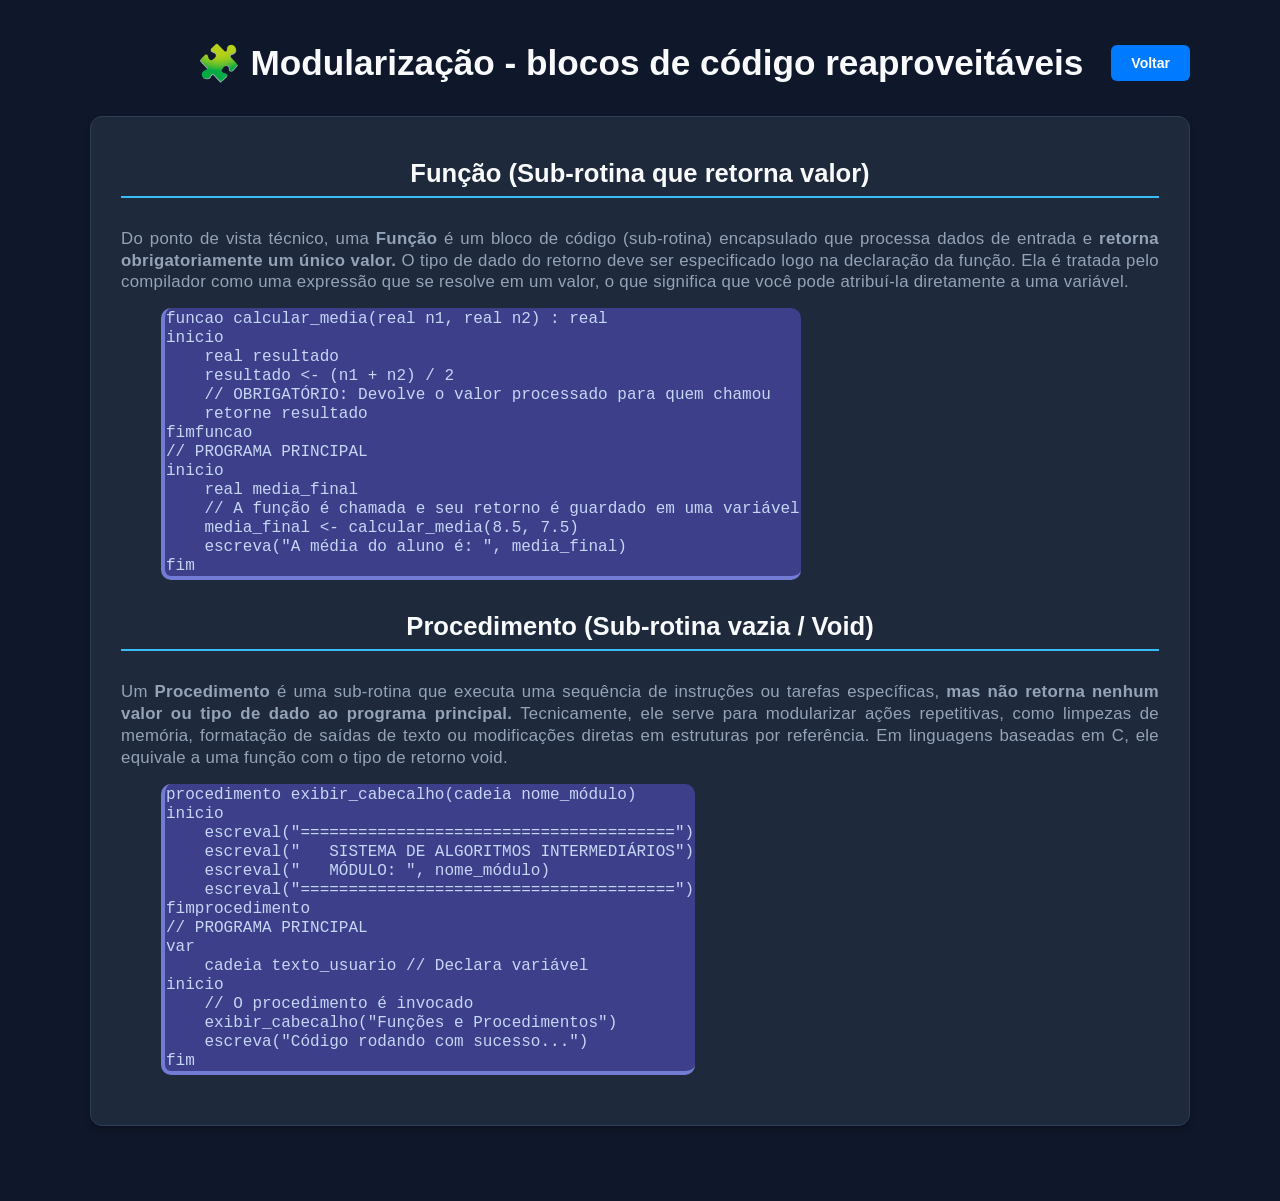
<file: algoritmo-funcao.html>
<!DOCTYPE html>
<html lang="pt-br">
<head>
    <meta charset="UTF-8">
    <meta name="viewport" content="width=device-width, initial-scale=1.0">
    <title>Funções e Procedimentos</title>
    <link rel="stylesheet" href="style.css">    
</head>
<body>
  <header>
    <a href="index.html" class="btn-voltar">Voltar</a>
    <h1>🧩 Modularização - blocos de código reaproveitáveis</h1>
  </header>
    <main>
    <section>
        <h2>Função (Sub-rotina que retorna valor)</h2>
        <p>Do ponto de vista técnico, uma <strong>Função</strong> é um bloco de código (sub-rotina) 
            encapsulado que processa dados de entrada e <strong>retorna obrigatoriamente um único valor.</strong>
             O tipo de dado do retorno deve ser especificado logo na declaração da função. 
             Ela é tratada pelo compilador como uma expressão que se resolve em um valor, 
             o que significa que você pode atribuí-la diretamente a uma variável.</p>
             <pre class="diagrama"><code>funcao calcular_media(real n1, real n2) : real
inicio
    real resultado
    resultado <- (n1 + n2) / 2    
    // OBRIGATÓRIO: Devolve o valor processado para quem chamou
    retorne resultado 
fimfuncao
// PROGRAMA PRINCIPAL
inicio
    real media_final    
    // A função é chamada e seu retorno é guardado em uma variável
    media_final <- calcular_media(8.5, 7.5) 
    escreva("A média do aluno é: ", media_final)
fim</code></pre>
    
        <h2>Procedimento (Sub-rotina vazia / Void)</h2>
        <p>Um <strong>Procedimento</strong> é uma sub-rotina que executa uma sequência de instruções ou tarefas específicas, 
            <strong>mas não retorna nenhum valor ou tipo de dado ao programa principal.</strong>
            Tecnicamente, ele serve para modularizar ações repetitivas, 
            como limpezas de memória, formatação de saídas de texto ou modificações diretas em estruturas por referência. 
            Em linguagens baseadas em C, ele equivale a uma função com o tipo de retorno void.</p>
             <pre class="diagrama"><code>procedimento exibir_cabecalho(cadeia nome_módulo)
inicio
    escreval("=======================================")
    escreval("   SISTEMA DE ALGORITMOS INTERMEDIÁRIOS")
    escreval("   MÓDULO: ", nome_módulo)
    escreval("=======================================")
fimprocedimento
// PROGRAMA PRINCIPAL
var
    cadeia texto_usuario // Declara variável
inicio
    // O procedimento é invocado
    exibir_cabecalho("Funções e Procedimentos") 
    escreva("Código rodando com sucesso...")
fim
</code></pre>
    </section>
    </main>
</body>
</html>
</file>
<file: style.css>
/* ================= 1. CONFIGURAÇÕES GERAIS E CORES (DARK MODE) ================= */
:root {
    --bg-principal: #0f172a;       /* Fundo azul escuro moderno */
    --bg-bloco: #1e293b;            /* Fundo dos blocos de conteúdo */
    --texto-titulo: #f8fafc;        /* Texto principal */
    --texto-paragrafo: #94a3b8;       /* Parágrafos e descrições */
    --cor-destaque: #38bdf8;         /* Azul neon para dar destaque */
    --cor-botao: #334155;          /* Cor de fundo padrão dos botões */
    --cor-botao-hover: #0284c7;    /* Cor do botão quando passa o mouse */
    --destaque-texto: #e67e22;      /* Cor do texto com destaque */
    --largura-conteudo: 1100px; /* ajuste para a largura do seu card */
}

/* Reset básico para limpar as margens travadas do navegador */
* {
    margin: 0;
    padding: 0;
    box-sizing: border-box;
    font-family: 'Segoe UI', Tahoma, Geneva, Verdana, sans-serif;
}

body {
    background-color: var(--bg-principal);
    color: var(--texto-paragrafo);
    padding: 40px 20px;
    display: flex;
    flex-direction: column;
    align-items: center;
}

h1, h2, h3 {
  color: var(--texto-titulo); /* Branco gelo para destacar os títulos*/
}

/* ================= 2. CABEÇALHO (HEADER) ================= */
header {
    display: grid;
    grid-template-columns: 1fr auto 1fr;
    align-items: center;
    gap: 16px;
    max-width: var(--largura-conteudo);
    margin: 0 auto clamp(15px, 6vw, 30px);/* topo | laterais | baixo 32px (celular) e 64px (telas grandes).*/
    width: 100%; /* Garante que o cabeçalho use todo o espaço para alinhar o botão */
}

header h1 {
    grid-column: 2;
    grid-row: 1;
    font-size: clamp(1.5rem, 4vw, 2.2rem); /* reduz em telas menores */  
    margin: 0; /* Centraliza o H1 perfeitamente */
    line-height: 1.3;
    text-align: center;
    text-wrap: balance; /* quebra o título em linhas equilibradas */
}


header .btn-voltar {
    grid-column: 3;
    grid-row: 1;
    justify-self: end; /* encosta o botão na direita */
    top: 10px; /* Ajusta a altura dele em relação ao título */
}


/* Celular: botão em cima, título embaixo */
@media (max-width: 700px) {
  header {
    grid-template-columns: 1fr;
  }
  header .btn-voltar {
    grid-column: 1;
    grid-row: 1;
    justify-self: start;
  }
  header h1 {
    grid-column: 1;
    grid-row: 2;
  }
}


header p {
    color: var(--cor-destaque);
    font-size: 1.1rem;
    font-weight: 500;
    width: clamp(100%, 85%, 70ch);
    margin: 0 auto 15px auto;
}

/* ================= 3. CONTEÚDO E SEÇÕES (SECTION / CARDS) ================= */
main {
    width: 100%;
    max-width: var(--largura-conteudo);
}

h2 {
    font-size: 1.6rem;
    margin-bottom: 30px;
    text-align: center;
    border-bottom: 2px solid var(--cor-destaque); /*var(--nome-da-variavel, #ff0000[cor-reserva]) se não achar usa cor-reserva*/
    padding-bottom: 8px;
    padding-top: 12px;
}


h3 {
    color: #f8fafc;            /* Branco puro/off-white para máximo contraste no escuro */
    font-size: 1.3rem;         /* Aumenta o tamanho (deixa maior que o texto, que tem 1rem) */
    font-weight: 700;          /* Deixa a fonte bem grossa/negrito */
    margin-top: 30px;          /* Empurra o texto anterior para baixo, dando respiro ao novo tópico */
    margin-bottom: 12px;       /* Aproxima levemente o h3 do parágrafo que o explica */
    
    /* DETALHE DE DESTAQUE VISUAL */
    border-bottom: 1px solid #334155; /* Cria uma linha divisória horizontal muito elegante */
    padding-bottom: 6px;       /* Espaço entre o texto do h3 e a linha de baixo */
}


/* Transforma cada matéria (Algoritmos, HTML, CSS) em um bloco elegante */
section {
    background-color: var(--bg-bloco);
    border-radius: 12px;
    padding: 30px;
    margin-bottom: 35px;
    box-shadow: 0 4px 6px -1px rgba(0, 0, 0, 0.3);
    border: 1px solid #2e3e56;
}

/* Estilização profissional para os parágrafos de conteúdo */
main section p {
    color: var(--texto-paragrafo); /* Azul acinzentado suave, descansável para os olhos */
    font-size: 1.05rem;            /* Tamanho de leitura ideal para web */
    line-height: 1.3;              /* Espaçamento vertical que evita o cansaço visual */
    letter-spacing: 0.3px;         /* Leve afastamento entre letras para melhorar a leitura */
    width: clamp(100%, 90%, 75ch); /* Largura fluida e dinâmica que combinamos antes */
    margin-bottom: 5px;           /* Afasta um parágrafo do outro ou do próximo elemento */
    margin-top: 5px;
    text-align: justify;           /* Distribui o texto elegantemente pelas laterais */
}

/* Garante que o último parágrafo de uma seção não tenha margem extra embaixo */
main section p:last-child {
    margin-bottom: 0;
}

.texto_explicativo {
    color: #94a3b8;           /* Cinza azulado claro (ótimo contraste no escuro) */
    font-size: 1rem;          /* Tamanho padrão confortável (16px) */
    line-height: 1.6;         /* Espaçamento perfeito entre linhas para explicações */
    margin-top: 6px;          /* Pequeno afastamento do título/strong acima */
    margin-bottom: 12px;      /* Espaço confortável para o próximo elemento */
    font-family: sans-serif;  /* Fonte sem serifa para leitura fluida do bloco de texto */
}


/* ==========================================================================
   1. ESPAÇAMENTO E ESTRUTURA DAS LISTAS (Agrupado para economizar linhas)
   ========================================================================== */
ul li, 
ol li {
    margin-bottom: 16px; /* Espaço confortável entre um item e outro */
    line-height: 1.0;    /* Espaçamento entre as linhas do mesmo item */
}

ul li:last-child, 
ol li:last-child {
    margin-bottom: 0;    /* Remove o espaço extra do último item */
}

/* ==========================================================================
   2. REGRAS DOS MARCADORES MODERNOS (:has)
   ========================================================================== */

/* Se o item da lista principal tiver um strong azul, a bolinha vira azul */
ul li:has(strong.destaque)::marker {
    color: #38bdf8; 
}

/* Força os números 1 e 2 da sublista a ficarem verdes */
ol.sublista li::marker {
    color: #4ade80 !important; 
}

/* ==========================================================================
   3. ESTILIZAÇÃO DOS TEXTOS EM NEGRITO (STRONGS)
   ========================================================================== */

/* Destaques principais da lista externa (Azul Ciano) */
strong.destaque {
    color: #38bdf8;
    font-weight: bold;
    letter-spacing: 0.5px;
}

/* Títulos internos da sublista (Verde) */
.sublista li strong {
    color: #4ade80;
    font-weight: bold;
    letter-spacing: 0.5px;
}





/* Configurar um recuo para a linha de baixo*/

 p.caixa{
    display: block; /* Permite que o recuo funcione corretamente */
    margin-left: 10px;     /* Altere o número para aumentar ou diminuir o recuo */
    margin-right: 20px;     /* Altere o número para aumentar ou diminuir o recuo */
    background-color: #1e1e1e;
    border-radius: 10px 50px 50px 10px; /*Superior Esquerdo, Superior Direito, Inferior Direito, Inferior Esquerdo */
    font-family: monospace; /* Fonte padrão de programação */
    font-weight: 500; /* Equivalente ao bold */
    line-height: 1.2;
    color: #f8fafc;/* ADICIONE ESTA LINHA PARA MUDAR A COR DA FONTE */
    border-left: 5px solid #38bdf8; /* Uma barrinha cinza elegante do lado esquerdo */
    border-bottom: 4px solid #38bdf8; /* Uma barrinha cinza elegante do lado esquerdo */
    margin-top: 15px;    /* Espaço entre a caixa e a linha de cima */
    margin-bottom: 15px; /* Espaço entre a caixa e o conteúdo de baixo */
    /* CORRIGIDO: Adicionado espaçamento interno para afastar o texto das bordas */
    padding: 5px 10px 5px 10px; /*       Cima   Dir  Baixo  Esq */
} 


.recuo {
    display: block; /* Permite que o recuo funcione corretamente */
    margin-left: 50px;     /* Altere o número para aumentar ou diminuir o recuo */
    margin-right: 100px;     /* Altere o número para aumentar ou diminuir o recuo */
    background-color: #3537a5;
    border-radius: 20px; 
    font-family: monospace; /* Fonte padrão de programação */
    color: #d0f5fc;/* ADICIONE ESTA LINHA PARA MUDAR A COR DA FONTE */
    border-left: 4px solid #727cd4; /* Uma barrinha cinza elegante do lado esquerdo */
    border-bottom: 4px solid #727cd4; /* Uma barrinha cinza elegante do lado esquerdo */
    margin-top: 10px;    /* Espaço entre a caixa e a linha de cima */
    margin-bottom: 10px; /* Espaço entre a caixa e o conteúdo de baixo */
    /* CORRIGIDO: Adicionado espaçamento interno para afastar o texto das bordas */
    padding: 5px 10px 5px 10px; /*       Cima   Dir  Baixo  Esq */
  
}

pre.diagrama {
    display: inline-block;     /* Encolhe a caixa até o tamanho do texto */
    margin-left: 40px;         /* Empurra TODO o bloco para a direita */
    background-color: #3d3f8a; /* Um fundo cinza bem claro para destacar */
    padding: 1px;             /* Espaço interno para o texto não colar na borda do fundo */
    border-radius: 10px;        /* Bordas suavemente arredondadas */
    border-left: 4px solid #727cd4; /* Uma barrinha cinza elegante do lado esquerdo */
    border-bottom: 4px solid #727cd4; /* Uma barrinha cinza elegante do lado esquerdo */
    margin-top: 10px;    /* Espaço entre a caixa e a linha de cima */
    margin-bottom: 20px; /* Espaço entre a caixa e o conteúdo de baixo */
}

code {
    font-family: 'Courier New', Courier, monospace; /* Fonte padrão de programação */
    color: #c6d6f5;            /* Cor do texto principal */
}



.texto_cinza{
    font-family: 'Georgia', 'Times New Roman', Times, serif; /* Fonte clássica de leitura/citação */
    font-style: italic; /* Deixa o texto em itálico */
    font-size: 16px;
    line-height: 1.6; /* Melhora o espaçamento entre as linhas do texto */
    
        /* Espaçamento e bordas elegantes */
    margin: 25px 0 25px 10px; /* Mantém o recuo de 150px na esquerda para alinhar com seu layout */
    padding: 10px 0 10px 20px; /* Dá um respiro entre a barra lateral e o texto */
    background-color: transparent; /* Fica sem fundo, focando apenas na beleza da tipografia */
}

/* ================= 4. ALINHAMENTO E DESIGN DOS BOTÕES (FLEXBOX) ================= */
nav {
    display: grid;
    /* Cria colunas automáticas de no mínimo 240px que se ajustam sozinhas na tela */
    grid-template-columns: repeat(auto-fill, minmax(240px, 1fr));
    gap: 16px; /* Espaçamento idêntico entre todas as linhas e colunas */
    margin: 15px 0 30px 0;
}

.sublista {
    margin-left: 20px; /* Empurra toda a lista numerada para a direita */
    padding-left: 10px; /* Garante um espaço confortável antes dos números */
}

.marcador{
    list-style-type: none; /* Remove as bolinhas/números se necessário */
}
.sublista .recuo {
    margin-left: 0; /* Remove a margem extra acumulada */
}



.sublista > li {
    background-color: rgba(255, 255, 255, 0.03); /* Fundo bem sutil */
    border-left: 3px solid #3b82f6; /* Barrinha azul estilizada na esquerda */
    padding: 4px 16px; /* Espaçamento interno confortável */
    margin-bottom: 6px; /* Espaço entre o item 1 e o item 2 */
    border-radius: 0 8px 8px 0; /* Arredonda apenas os cantos da direita */
    list-style-position: inside; /* Traz o número para dentro da área estilizada */
    font-size: 0.95rem;
}

.sublista > li::marker {
    font-weight: 700;
    font-size: 1.2rem; /* Aumenta um pouquinho o tamanho do emoji */
}

.sublista li p {
    margin-top: 8px;
    color: #94a3b8; /* Cor cinza agradável para leitura */
    padding-left: 0;
    font-size: 0.95rem;
}

.sublista li p.destaque {
    display: block; /* Permite que o recuo funcione corretamente */
    margin-bottom: 8px; 
    margin-top: 8px;
    font-size: 0.95rem;
    font-weight: 700;
    color: var(--cor-destaque); /* Cor cinza agradável para leitura */
    padding-left: 0;
}

/* 1. ESTILO DO TÍTULO INICIAL DO ELEMENTO (O texto verde do começo da linha) */
.sublista li > strong:first-child {
    color: #4ade80; /* Cor verde-limão apenas para o título "Como funciona:" ou "O Algoritmo em ação:" */
    font-size: 1.1rem;
    display: inline;
}

/* 2. ESTILO DOS STRONGS QUE ESTÃO DENTRO DOS PARÁGRAFOS DE EXPLICAÇÃO */
.sublista li strong {
    color: #e1e9fd; /* Cor para os termos internos como "Nó (Vértice)", "Aresta", etc. */
    font-weight: 500;
}

/* Configuração do Botão de Menu no CSS que deve estar o efeito visual para parecer botões */
.btn-menu {
    display: flex; 
    align-items: center;/* 2. Centraliza o texto do botão verticalmente (cima/baixo) */
    justify-content: center; /* Centraliza o texto perfeitamente no meio do botão */
    text-align: center;
    text-decoration: none; /* Remove o sublinhado do link */
    background-color: var(--cor-botao);
    color: var(--texto-titulo);
    border: 1px solid #475569;
    padding: 12px 20px;
    font-size: 0.95rem;
    font-weight: 500;
    border-radius: 8px;
    cursor: pointer;
    transition: all 0.2s ease-in-out; /* Deixa o efeito de passar o mouse suave */
}

/* Efeito ao passar o mouse (Hover) - Essencial para prender a atenção */
.btn-menu:hover {
    
    background-color: var(--cor-botao-hover);
    border-color: var(--cor-destaque);
    transform: translateY(-2px); /* O botão sobe levemente, simulando um clique */
    box-shadow: 0 4px 12px rgba(56, 189, 248, 0.3);
}
/* Configuração do Botão Voltar */
.btn-voltar {
  text-decoration: none; /* Remove o sublinhado padrão de link */
  /* Cores e Tipografia */
  color: #ffffff;
  background-color: #007bff;
  font-family: sans-serif;
  font-weight: 600;
  font-size: 14px;
  /* Garante que tenha o espaçamento funcione corretamente */
  display: inline-block;
  /* Espaçamento interno (Formato do botão) */
  padding: 10px 20px;
  /* Faz uma linha com os cantos arredondados */
  border-radius: 6px;
  /* Transição suave para o efeito hover */
  transition: background-color 0.3s ease, transform 0.2s ease;
}

/* Efeito ao passar o mouse */
.btn-voltar:hover {
    background-color: var(--cor-botao-hover) !important;
    border-color: var(--cor-destaque) !important;
    transform: translateY(-2px) !important; /* Faz o botão subir levemente */
    box-shadow: 0 4px 12px rgba(56, 189, 248, 0.3) !important; /* Cria a sombra azul brilhante */
}

.destaque {
    font-size: 1.15rem;
    font-weight: bold;
    color: var(--cor-destaque) !important;
    display: block; /* <-- MUDADO DE inline-block PARA block */
    margin-bottom: 8px;
    margin-top: 8px; /* Agora o navegador vai obedecer na hora! */
}


/* ================= 5. DESIGN TABELA ================= */
/* 1. Configuração Geral da Tabela */
.caixa-tabela{
    background-color: #112240; /* Um azul um pouco mais claro que o fundo para dar contraste */
    border-radius: 8px;
    box-shadow: 2px 2px 10px 10px rgba(176, 201, 238, 0.08); /*box-shadow: 
    [Horizontal] [Vertical] [Desfoque] [Espalhamento] [Cor]
     Sombra usando o azul claro do seu texto, bem suave */
    padding: 0; /* Alterado para 0 para alinhar perfeitamente as células das pontas */
    overflow: hidden;
    margin: 20px 0; 
}
table {
    width: 100%;
    border-collapse: collapse; /* Une as bordas em uma linha única */
    font-family: 'Segoe UI', Tahoma, Geneva, Verdana, sans-serif; /* Fonte moderna */
    font-size: 14px;
    color: #b0c9ee;
}

/* 2. Estilização do Cabeçalho (Th) */
th {
  background-color: #1a365d; /* Azul escuro corporativo/profissional */
  color: #ffffff; /* Texto branco para contraste */
  font-weight: 600;
  text-transform: uppercase; /* Letras maiúsculas discretas */
  font-size: 12px;
  letter-spacing: 0.5px;
  padding: 14px 16px;
  text-align: left; /* Alinhamento padrão à esquerda */
}

/* 3. Estilização das Células de Dados (Td) */
td {
  padding: 12px 16px;
  border-bottom: 1px solid #e2e8f0; /* Linha divisória horizontal bem clarinha */
}

/* Fórmula Matemática */

.nota {
    font-family: 'Times New Roman', Times, serif; /* Adicionada fontes de fallback */
    font-style: italic; 
    font-size: 12px;
    line-height: 1.4; /* Ajustado de 1.0 para 1.4 para o texto não ficar embolado */
    color: #e2e8f0;
    text-align: center; /* Substituído justify-content por text-align */
}


.formula {
  display: flex;
  align-items: center;
  justify-content: center;
  gap: 6px;
  font-size: 1.6rem;
}

.formula input {
  width: 3ch; /* ch 'character' é o espaço ocupado por 3 zeros na fonte escolhida {000} */
  font: inherit; /* erda a fonte do pai .formula */
  color: inherit; /* erda a fonte do pai .formula */
  background: transparent;
  border: 2px solid var(--cor-destaque, #38bdf8); /* troque pela cor do seu tema */
  border-radius: 6px;
  text-align: center;   /* 1. Alinhamento Horizontal  */
  /* 2. Alinhamento Vertical Perfeito com Flexbox */
  display: flex;
  align-items: center;      /* Centraliza verticalmente o texto interno */
  justify-content: center;  /* Reforça a centralização horizontal */


  outline: none; /*• Remove aquela borda preta ou azul grossa 
  que os navegadores mostram automaticamente quando o usuário clica dentro do campo para digitar (foco).*/
  -moz-appearance: textfield; /* Remove as setinhas de aumentar/diminuir números (spin buttons)
   que aparecem nativamente no navegador Firefox quando o input é do tipo numérico (type="number")*/
}
/*Seleciona as setinhas internas de aumentar e diminuir valor em navegadores 
baseados em WebKit/Chromium (como Google Chrome, Edge, Safari e Opera).*/
.formula input::-webkit-outer-spin-button,
.formula input::-webkit-inner-spin-button {
  -webkit-appearance: none; /* Força esses navegadores a esconderem completamente essas setinhas */
}


/* ================= 5. RODAPÉ (FOOTER) ================= */
footer {
    margin-top: 40px;
    text-align: center;
    color: var(--texto-paragrafo);
    font-size: 0.9rem;
    border-top: 1px solid var(--cor-botao);
    padding-top: 20px;
    width: 100%;
    max-width: 900px;
}
</file>
